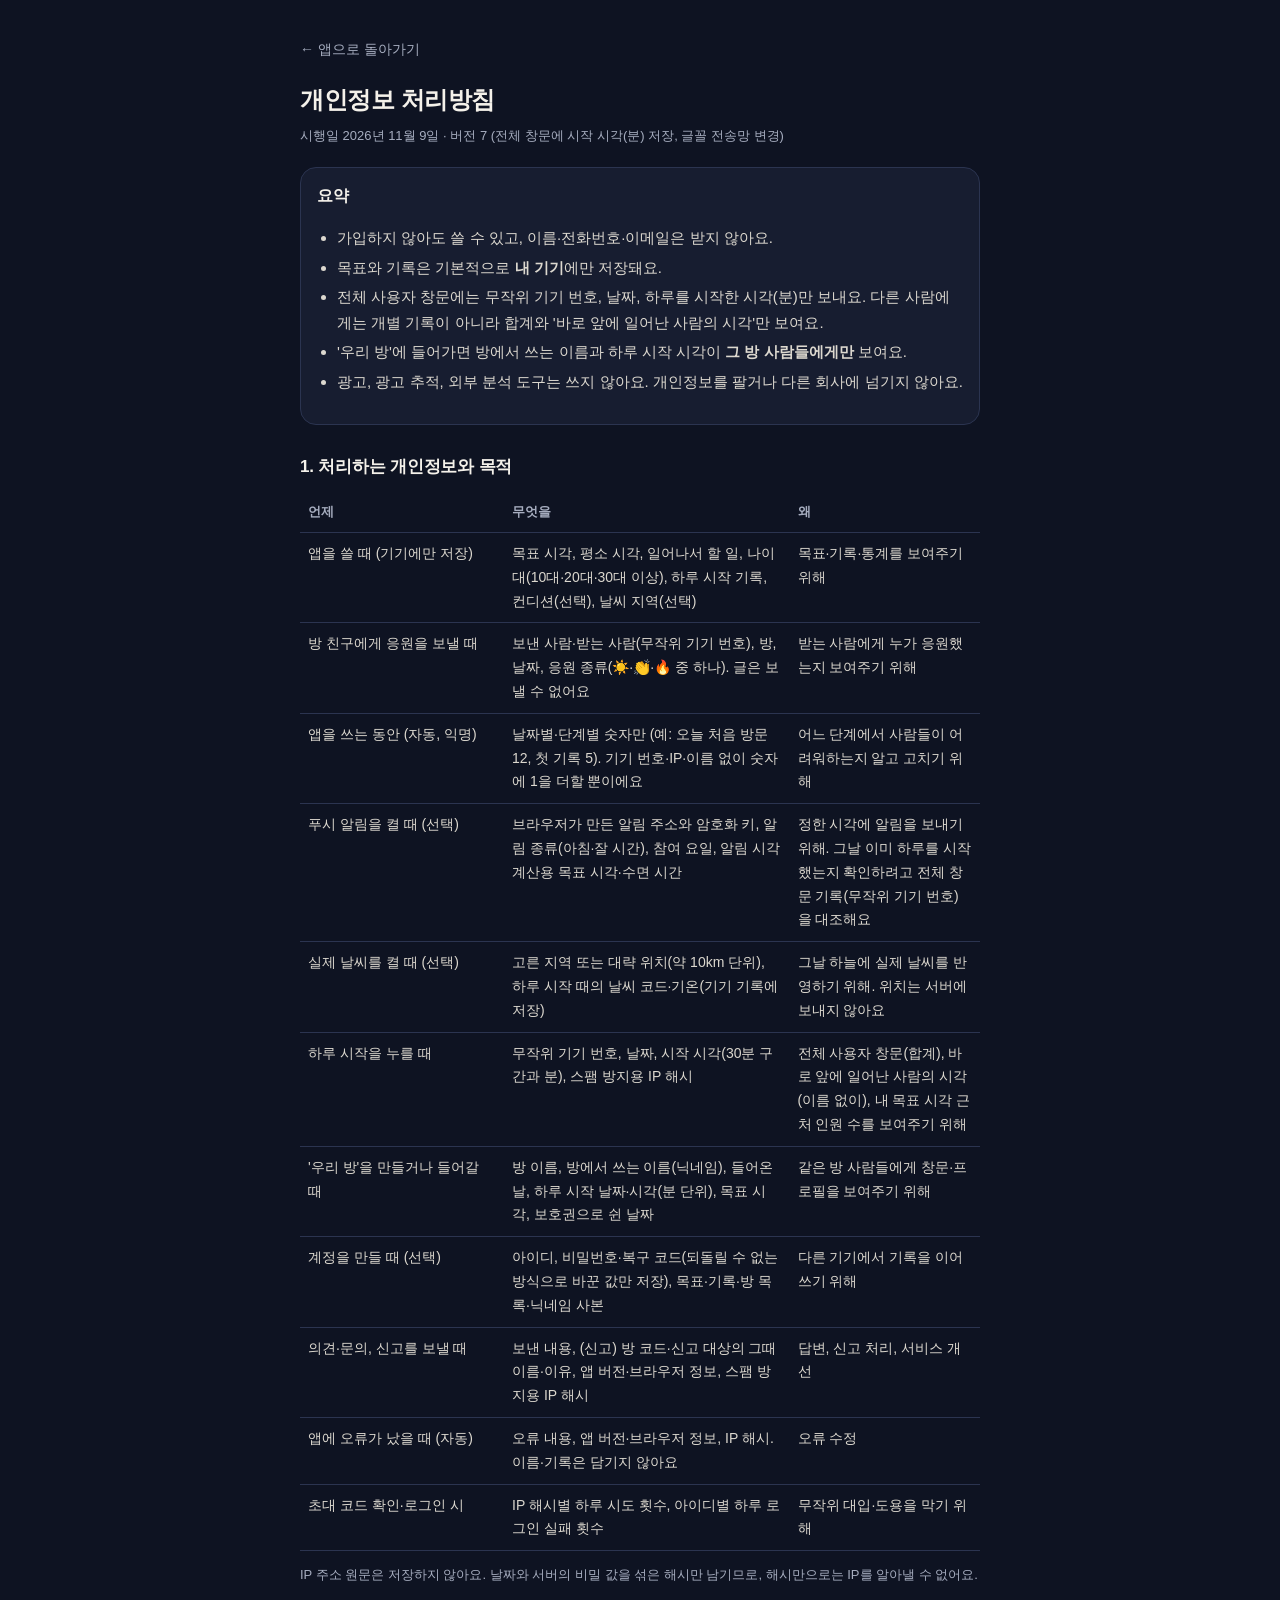
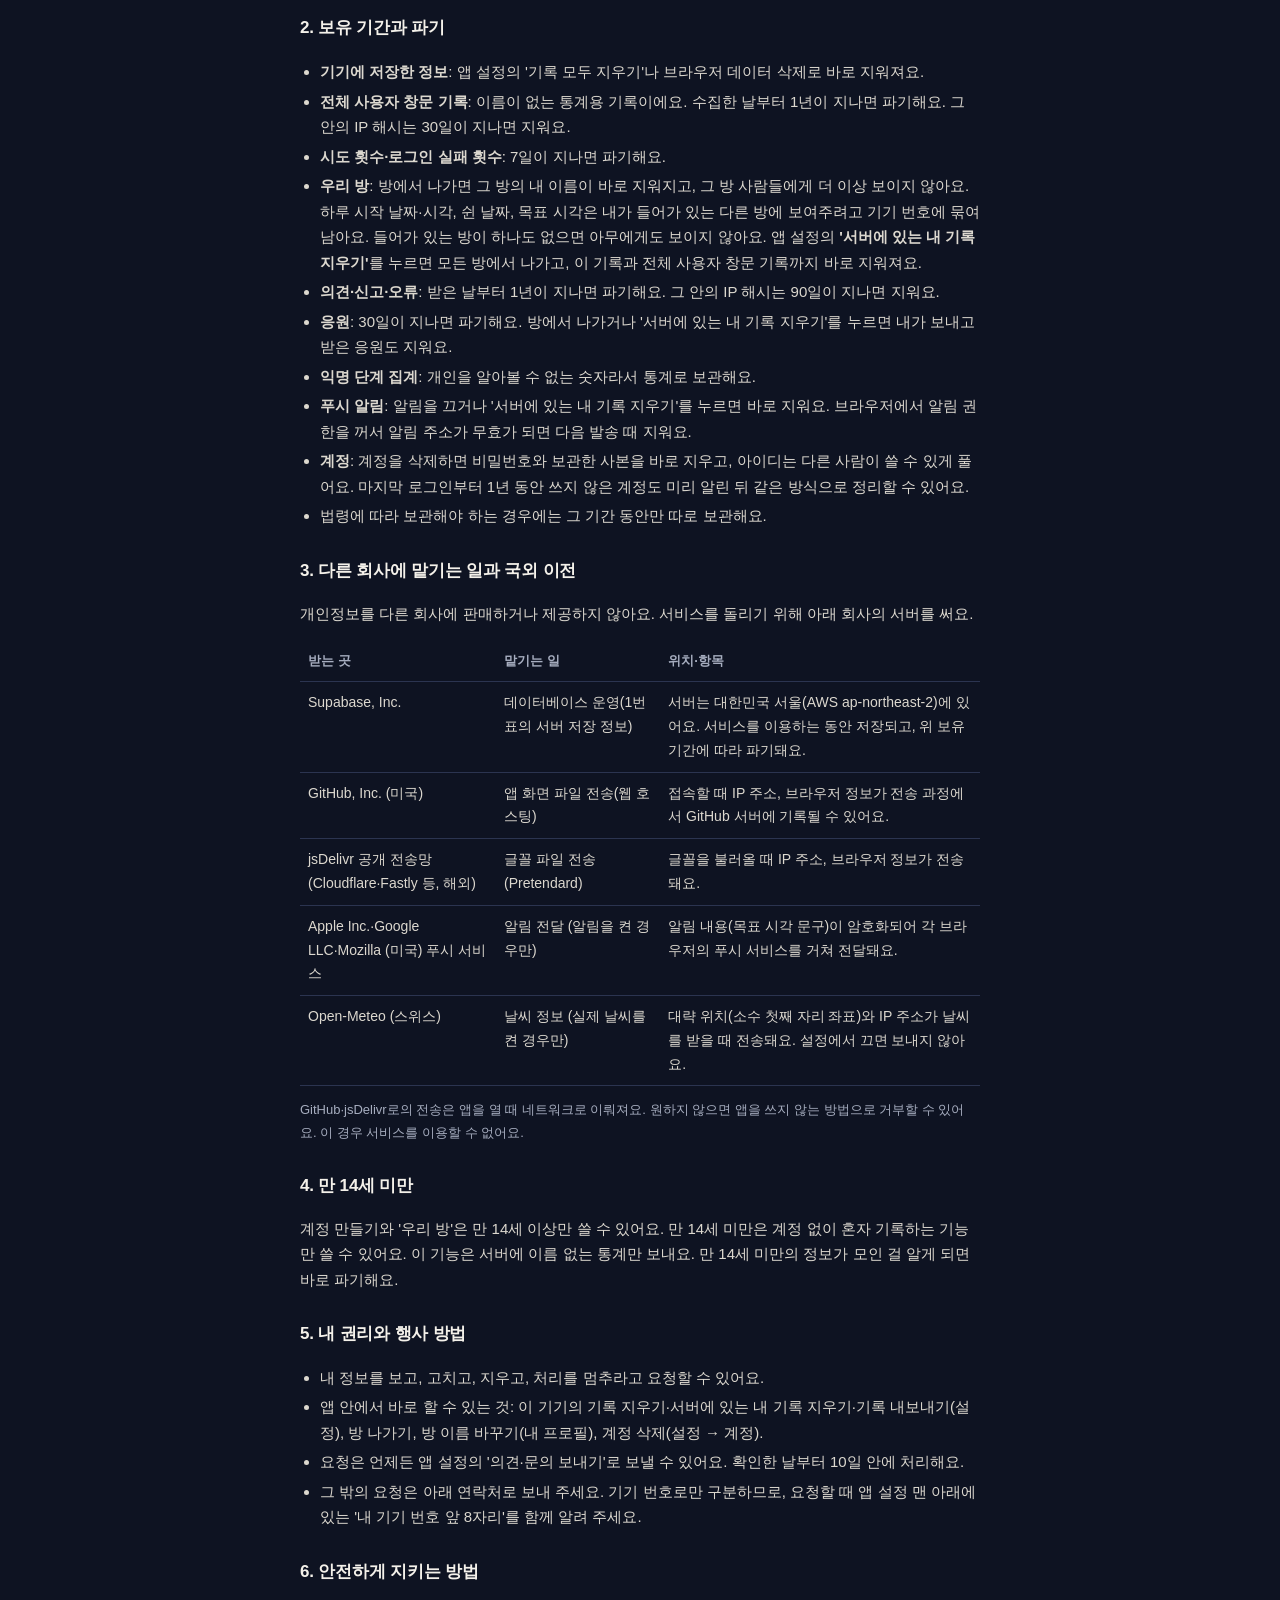
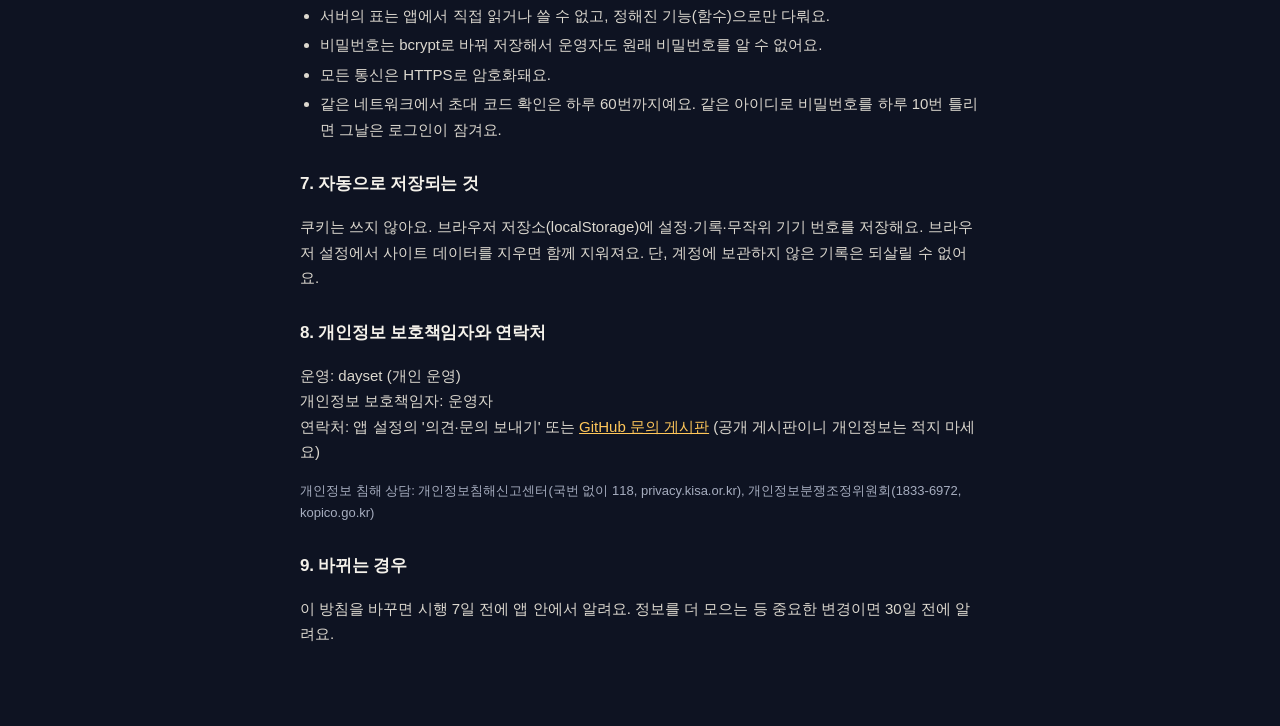
<file: docs/privacy.html>
<!DOCTYPE html>
<html lang="ko">
<head>
<meta charset="utf-8">
<meta name="viewport" content="width=device-width, initial-scale=1, viewport-fit=cover">
<meta name="theme-color" content="#0E1322">
<title>개인정보 처리방침 · dayset</title>
<link rel="stylesheet" href="legal.css">
</head>
<body>
<main>
<a class="back" href="./">← 앱으로 돌아가기</a>
<h1>개인정보 처리방침</h1>
<p class="meta">시행일 2026년 11월 9일 · 버전 7 (전체 창문에 시작 시각(분) 저장, 글꼴 전송망 변경)</p>

<div class="box">
  <b>요약</b>
  <ul>
    <li>가입하지 않아도 쓸 수 있고, 이름·전화번호·이메일은 받지 않아요.</li>
    <li>목표와 기록은 기본적으로 <b>내 기기</b>에만 저장돼요.</li>
    <li>전체 사용자 창문에는 무작위 기기 번호, 날짜, 하루를 시작한 시각(분)만 보내요. 다른 사람에게는 개별 기록이 아니라 합계와 '바로 앞에 일어난 사람의 시각'만 보여요.</li>
    <li>'우리 방'에 들어가면 방에서 쓰는 이름과 하루 시작 시각이 <b>그 방 사람들에게만</b> 보여요.</li>
    <li>광고, 광고 추적, 외부 분석 도구는 쓰지 않아요. 개인정보를 팔거나 다른 회사에 넘기지 않아요.</li>
  </ul>
</div>

<h2>1. 처리하는 개인정보와 목적</h2>
<table>
  <tr><th style="width:30%">언제</th><th>무엇을</th><th style="width:28%">왜</th></tr>
  <tr><td>앱을 쓸 때 (기기에만 저장)</td><td>목표 시각, 평소 시각, 일어나서 할 일, 나이대(10대·20대·30대 이상), 하루 시작 기록, 컨디션(선택), 날씨 지역(선택)</td><td>목표·기록·통계를 보여주기 위해</td></tr>
  <tr><td>방 친구에게 응원을 보낼 때</td><td>보낸 사람·받는 사람(무작위 기기 번호), 방, 날짜, 응원 종류(☀️·👏·🔥 중 하나). 글은 보낼 수 없어요</td><td>받는 사람에게 누가 응원했는지 보여주기 위해</td></tr>
  <tr><td>앱을 쓰는 동안 (자동, 익명)</td><td>날짜별·단계별 숫자만 (예: 오늘 처음 방문 12, 첫 기록 5). 기기 번호·IP·이름 없이 숫자에 1을 더할 뿐이에요</td><td>어느 단계에서 사람들이 어려워하는지 알고 고치기 위해</td></tr>
  <tr><td>푸시 알림을 켤 때 (선택)</td><td>브라우저가 만든 알림 주소와 암호화 키, 알림 종류(아침·잘 시간), 참여 요일, 알림 시각 계산용 목표 시각·수면 시간</td><td>정한 시각에 알림을 보내기 위해. 그날 이미 하루를 시작했는지 확인하려고 전체 창문 기록(무작위 기기 번호)을 대조해요</td></tr>
  <tr><td>실제 날씨를 켤 때 (선택)</td><td>고른 지역 또는 대략 위치(약 10km 단위), 하루 시작 때의 날씨 코드·기온(기기 기록에 저장)</td><td>그날 하늘에 실제 날씨를 반영하기 위해. 위치는 서버에 보내지 않아요</td></tr>
  <tr><td>하루 시작을 누를 때</td><td>무작위 기기 번호, 날짜, 시작 시각(30분 구간과 분), 스팸 방지용 IP 해시</td><td>전체 사용자 창문(합계), 바로 앞에 일어난 사람의 시각(이름 없이), 내 목표 시각 근처 인원 수를 보여주기 위해</td></tr>
  <tr><td>'우리 방'을 만들거나 들어갈 때</td><td>방 이름, 방에서 쓰는 이름(닉네임), 들어온 날, 하루 시작 날짜·시각(분 단위), 목표 시각, 보호권으로 쉰 날짜</td><td>같은 방 사람들에게 창문·프로필을 보여주기 위해</td></tr>
  <tr><td>계정을 만들 때 (선택)</td><td>아이디, 비밀번호·복구 코드(되돌릴 수 없는 방식으로 바꾼 값만 저장), 목표·기록·방 목록·닉네임 사본</td><td>다른 기기에서 기록을 이어 쓰기 위해</td></tr>
  <tr><td>의견·문의, 신고를 보낼 때</td><td>보낸 내용, (신고) 방 코드·신고 대상의 그때 이름·이유, 앱 버전·브라우저 정보, 스팸 방지용 IP 해시</td><td>답변, 신고 처리, 서비스 개선</td></tr>
  <tr><td>앱에 오류가 났을 때 (자동)</td><td>오류 내용, 앱 버전·브라우저 정보, IP 해시. 이름·기록은 담기지 않아요</td><td>오류 수정</td></tr>
  <tr><td>초대 코드 확인·로그인 시</td><td>IP 해시별 하루 시도 횟수, 아이디별 하루 로그인 실패 횟수</td><td>무작위 대입·도용을 막기 위해</td></tr>
</table>
<p class="small">IP 주소 원문은 저장하지 않아요. 날짜와 서버의 비밀 값을 섞은 해시만 남기므로, 해시만으로는 IP를 알아낼 수 없어요.</p>

<h2>2. 보유 기간과 파기</h2>
<ul>
  <li><b>기기에 저장한 정보</b>: 앱 설정의 '기록 모두 지우기'나 브라우저 데이터 삭제로 바로 지워져요.</li>
  <li><b>전체 사용자 창문 기록</b>: 이름이 없는 통계용 기록이에요. 수집한 날부터 1년이 지나면 파기해요. 그 안의 IP 해시는 30일이 지나면 지워요.</li>
  <li><b>시도 횟수·로그인 실패 횟수</b>: 7일이 지나면 파기해요.</li>
  <li><b>우리 방</b>: 방에서 나가면 그 방의 내 이름이 바로 지워지고, 그 방 사람들에게 더 이상 보이지 않아요. 하루 시작 날짜·시각, 쉰 날짜, 목표 시각은 내가 들어가 있는 다른 방에 보여주려고 기기 번호에 묶여 남아요. 들어가 있는 방이 하나도 없으면 아무에게도 보이지 않아요. 앱 설정의 <b>'서버에 있는 내 기록 지우기'</b>를 누르면 모든 방에서 나가고, 이 기록과 전체 사용자 창문 기록까지 바로 지워져요.</li>
  <li><b>의견·신고·오류</b>: 받은 날부터 1년이 지나면 파기해요. 그 안의 IP 해시는 90일이 지나면 지워요.</li>
  <li><b>응원</b>: 30일이 지나면 파기해요. 방에서 나가거나 '서버에 있는 내 기록 지우기'를 누르면 내가 보내고 받은 응원도 지워요.</li>
  <li><b>익명 단계 집계</b>: 개인을 알아볼 수 없는 숫자라서 통계로 보관해요.</li>
  <li><b>푸시 알림</b>: 알림을 끄거나 '서버에 있는 내 기록 지우기'를 누르면 바로 지워요. 브라우저에서 알림 권한을 꺼서 알림 주소가 무효가 되면 다음 발송 때 지워요.</li>
  <li><b>계정</b>: 계정을 삭제하면 비밀번호와 보관한 사본을 바로 지우고, 아이디는 다른 사람이 쓸 수 있게 풀어요. 마지막 로그인부터 1년 동안 쓰지 않은 계정도 미리 알린 뒤 같은 방식으로 정리할 수 있어요.</li>
  <li>법령에 따라 보관해야 하는 경우에는 그 기간 동안만 따로 보관해요.</li>
</ul>

<h2>3. 다른 회사에 맡기는 일과 국외 이전</h2>
<p>개인정보를 다른 회사에 판매하거나 제공하지 않아요. 서비스를 돌리기 위해 아래 회사의 서버를 써요.</p>
<table>
  <tr><th>받는 곳</th><th>맡기는 일</th><th>위치·항목</th></tr>
  <tr><td>Supabase, Inc.</td><td>데이터베이스 운영(1번 표의 서버 저장 정보)</td><td>서버는 대한민국 서울(AWS ap-northeast-2)에 있어요. 서비스를 이용하는 동안 저장되고, 위 보유 기간에 따라 파기돼요.</td></tr>
  <tr><td>GitHub, Inc. (미국)</td><td>앱 화면 파일 전송(웹 호스팅)</td><td>접속할 때 IP 주소, 브라우저 정보가 전송 과정에서 GitHub 서버에 기록될 수 있어요.</td></tr>
  <tr><td>jsDelivr 공개 전송망 (Cloudflare·Fastly 등, 해외)</td><td>글꼴 파일 전송 (Pretendard)</td><td>글꼴을 불러올 때 IP 주소, 브라우저 정보가 전송돼요.</td></tr>
  <tr><td>Apple Inc.·Google LLC·Mozilla (미국) 푸시 서비스</td><td>알림 전달 (알림을 켠 경우만)</td><td>알림 내용(목표 시각 문구)이 암호화되어 각 브라우저의 푸시 서비스를 거쳐 전달돼요.</td></tr>
  <tr><td>Open-Meteo (스위스)</td><td>날씨 정보 (실제 날씨를 켠 경우만)</td><td>대략 위치(소수 첫째 자리 좌표)와 IP 주소가 날씨를 받을 때 전송돼요. 설정에서 끄면 보내지 않아요.</td></tr>
</table>
<p class="small">GitHub·jsDelivr로의 전송은 앱을 열 때 네트워크로 이뤄져요. 원하지 않으면 앱을 쓰지 않는 방법으로 거부할 수 있어요. 이 경우 서비스를 이용할 수 없어요.</p>

<h2>4. 만 14세 미만</h2>
<p>계정 만들기와 '우리 방'은 만 14세 이상만 쓸 수 있어요. 만 14세 미만은 계정 없이 혼자 기록하는 기능만 쓸 수 있어요. 이 기능은 서버에 이름 없는 통계만 보내요. 만 14세 미만의 정보가 모인 걸 알게 되면 바로 파기해요.</p>

<h2>5. 내 권리와 행사 방법</h2>
<ul>
  <li>내 정보를 보고, 고치고, 지우고, 처리를 멈추라고 요청할 수 있어요.</li>
  <li>앱 안에서 바로 할 수 있는 것: 이 기기의 기록 지우기·서버에 있는 내 기록 지우기·기록 내보내기(설정), 방 나가기, 방 이름 바꾸기(내 프로필), 계정 삭제(설정 → 계정).</li>
  <li>요청은 언제든 앱 설정의 '의견·문의 보내기'로 보낼 수 있어요. 확인한 날부터 10일 안에 처리해요.</li>
  <li>그 밖의 요청은 아래 연락처로 보내 주세요. 기기 번호로만 구분하므로, 요청할 때 앱 설정 맨 아래에 있는 '내 기기 번호 앞 8자리'를 함께 알려 주세요.</li>
</ul>

<h2>6. 안전하게 지키는 방법</h2>
<ul>
  <li>서버의 표는 앱에서 직접 읽거나 쓸 수 없고, 정해진 기능(함수)으로만 다뤄요.</li>
  <li>비밀번호는 bcrypt로 바꿔 저장해서 운영자도 원래 비밀번호를 알 수 없어요.</li>
  <li>모든 통신은 HTTPS로 암호화돼요.</li>
  <li>같은 네트워크에서 초대 코드 확인은 하루 60번까지예요. 같은 아이디로 비밀번호를 하루 10번 틀리면 그날은 로그인이 잠겨요.</li>
</ul>

<h2>7. 자동으로 저장되는 것</h2>
<p>쿠키는 쓰지 않아요. 브라우저 저장소(localStorage)에 설정·기록·무작위 기기 번호를 저장해요. 브라우저 설정에서 사이트 데이터를 지우면 함께 지워져요. 단, 계정에 보관하지 않은 기록은 되살릴 수 없어요.</p>

<h2>8. 개인정보 보호책임자와 연락처</h2>
<p>운영: dayset (개인 운영)<br>
개인정보 보호책임자: 운영자<br>
연락처: 앱 설정의 '의견·문의 보내기' 또는 <span data-contact><a href="https://github.com/jmingyu2006-ship-it/gachi-wake/issues" target="_blank" rel="noopener">GitHub 문의 게시판</a> (공개 게시판이니 개인정보는 적지 마세요)</span></p>
<p class="small">개인정보 침해 상담: 개인정보침해신고센터(국번 없이 118, privacy.kisa.or.kr), 개인정보분쟁조정위원회(1833-6972, kopico.go.kr)</p>

<h2>9. 바뀌는 경우</h2>
<p>이 방침을 바꾸면 시행 7일 전에 앱 안에서 알려요. 정보를 더 모으는 등 중요한 변경이면 30일 전에 알려요.</p>
</main>
<script src="config.js"></script>
<script>
(function () {
  var c = String((window.GACHI_CONFIG || {}).contact || '').trim();
  if (!/^[^\s@<>"']+@[^\s@<>"']+\.[a-z]{2,}$/i.test(c)) return;
  document.querySelectorAll('[data-contact]').forEach(function (el) { el.innerHTML = '<a href="mailto:' + c + '">' + c + '</a>'; });
})();
</script>
</body>
</html>
</file>
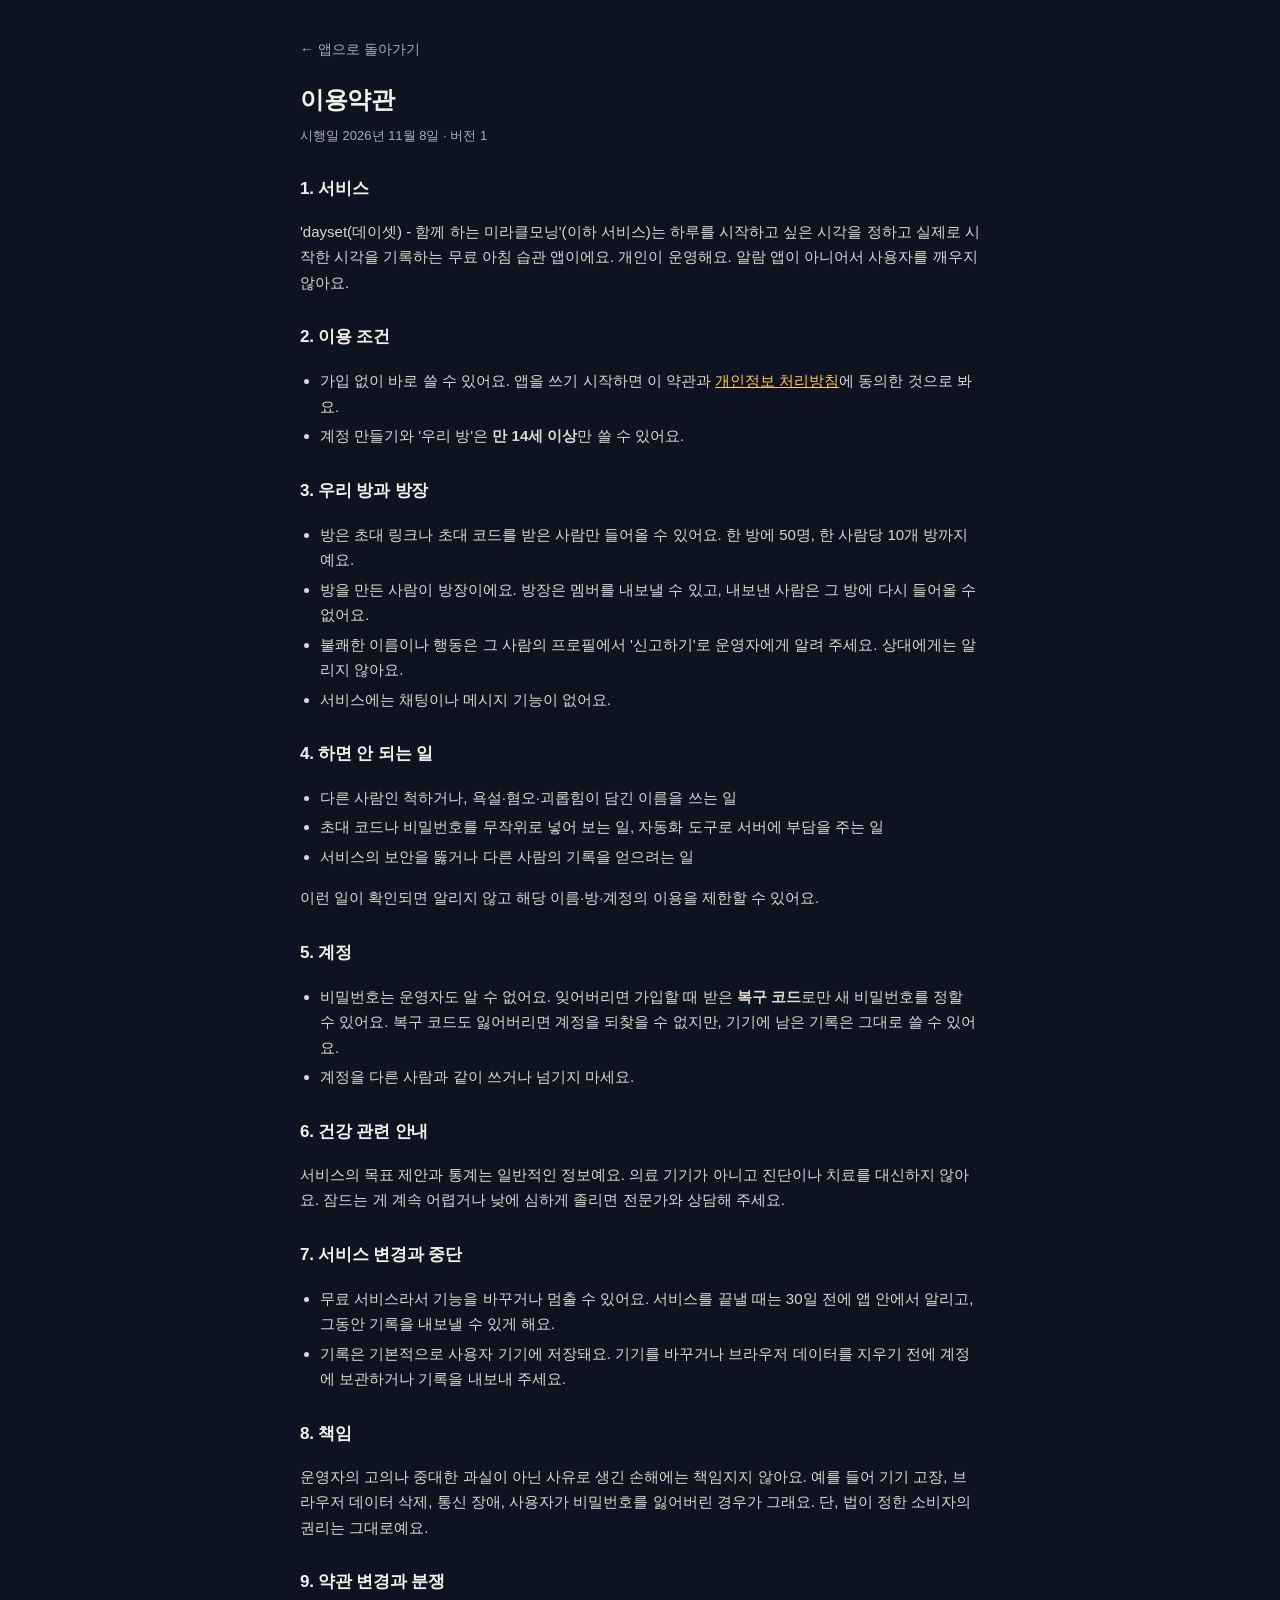
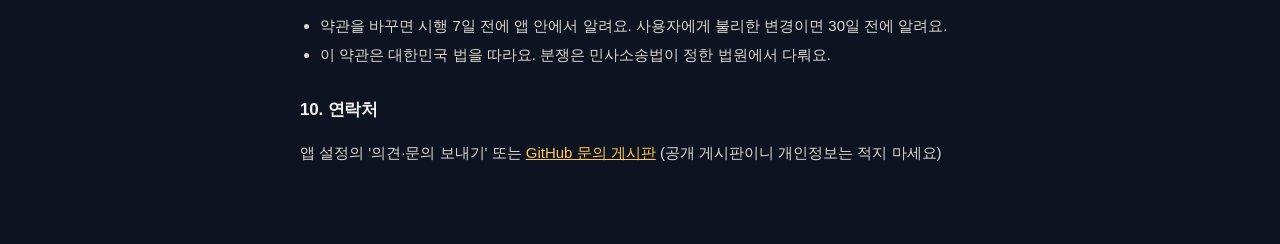
<file: docs/terms.html>
<!DOCTYPE html>
<html lang="ko">
<head>
<meta charset="utf-8">
<meta name="viewport" content="width=device-width, initial-scale=1, viewport-fit=cover">
<meta name="theme-color" content="#0E1322">
<title>이용약관 · dayset</title>
<link rel="stylesheet" href="legal.css">
</head>
<body>
<main>
<a class="back" href="./">← 앱으로 돌아가기</a>
<h1>이용약관</h1>
<p class="meta">시행일 2026년 11월 8일 · 버전 1</p>

<h2>1. 서비스</h2>
<p>'dayset(데이셋) - 함께 하는 미라클모닝'(이하 서비스)는 하루를 시작하고 싶은 시각을 정하고 실제로 시작한 시각을 기록하는 무료 아침 습관 앱이에요. 개인이 운영해요. 알람 앱이 아니어서 사용자를 깨우지 않아요.</p>

<h2>2. 이용 조건</h2>
<ul>
  <li>가입 없이 바로 쓸 수 있어요. 앱을 쓰기 시작하면 이 약관과 <a href="privacy.html">개인정보 처리방침</a>에 동의한 것으로 봐요.</li>
  <li>계정 만들기와 '우리 방'은 <b>만 14세 이상</b>만 쓸 수 있어요.</li>
</ul>

<h2>3. 우리 방과 방장</h2>
<ul>
  <li>방은 초대 링크나 초대 코드를 받은 사람만 들어올 수 있어요. 한 방에 50명, 한 사람당 10개 방까지예요.</li>
  <li>방을 만든 사람이 방장이에요. 방장은 멤버를 내보낼 수 있고, 내보낸 사람은 그 방에 다시 들어올 수 없어요.</li>
  <li>불쾌한 이름이나 행동은 그 사람의 프로필에서 '신고하기'로 운영자에게 알려 주세요. 상대에게는 알리지 않아요.</li>
  <li>서비스에는 채팅이나 메시지 기능이 없어요.</li>
</ul>

<h2>4. 하면 안 되는 일</h2>
<ul>
  <li>다른 사람인 척하거나, 욕설·혐오·괴롭힘이 담긴 이름을 쓰는 일</li>
  <li>초대 코드나 비밀번호를 무작위로 넣어 보는 일, 자동화 도구로 서버에 부담을 주는 일</li>
  <li>서비스의 보안을 뚫거나 다른 사람의 기록을 얻으려는 일</li>
</ul>
<p>이런 일이 확인되면 알리지 않고 해당 이름·방·계정의 이용을 제한할 수 있어요.</p>

<h2>5. 계정</h2>
<ul>
  <li>비밀번호는 운영자도 알 수 없어요. 잊어버리면 가입할 때 받은 <b>복구 코드</b>로만 새 비밀번호를 정할 수 있어요. 복구 코드도 잃어버리면 계정을 되찾을 수 없지만, 기기에 남은 기록은 그대로 쓸 수 있어요.</li>
  <li>계정을 다른 사람과 같이 쓰거나 넘기지 마세요.</li>
</ul>

<h2>6. 건강 관련 안내</h2>
<p>서비스의 목표 제안과 통계는 일반적인 정보예요. 의료 기기가 아니고 진단이나 치료를 대신하지 않아요. 잠드는 게 계속 어렵거나 낮에 심하게 졸리면 전문가와 상담해 주세요.</p>

<h2>7. 서비스 변경과 중단</h2>
<ul>
  <li>무료 서비스라서 기능을 바꾸거나 멈출 수 있어요. 서비스를 끝낼 때는 30일 전에 앱 안에서 알리고, 그동안 기록을 내보낼 수 있게 해요.</li>
  <li>기록은 기본적으로 사용자 기기에 저장돼요. 기기를 바꾸거나 브라우저 데이터를 지우기 전에 계정에 보관하거나 기록을 내보내 주세요.</li>
</ul>

<h2>8. 책임</h2>
<p>운영자의 고의나 중대한 과실이 아닌 사유로 생긴 손해에는 책임지지 않아요. 예를 들어 기기 고장, 브라우저 데이터 삭제, 통신 장애, 사용자가 비밀번호를 잃어버린 경우가 그래요. 단, 법이 정한 소비자의 권리는 그대로예요.</p>

<h2>9. 약관 변경과 분쟁</h2>
<ul>
  <li>약관을 바꾸면 시행 7일 전에 앱 안에서 알려요. 사용자에게 불리한 변경이면 30일 전에 알려요.</li>
  <li>이 약관은 대한민국 법을 따라요. 분쟁은 민사소송법이 정한 법원에서 다뤄요.</li>
</ul>

<h2>10. 연락처</h2>
<p>앱 설정의 '의견·문의 보내기' 또는 <span data-contact><a href="https://github.com/jmingyu2006-ship-it/gachi-wake/issues" target="_blank" rel="noopener">GitHub 문의 게시판</a> (공개 게시판이니 개인정보는 적지 마세요)</span></p>
</main>
<script src="config.js"></script>
<script>
(function () {
  var c = String((window.GACHI_CONFIG || {}).contact || '').trim();
  if (!/^[^\s@<>"']+@[^\s@<>"']+\.[a-z]{2,}$/i.test(c)) return;
  document.querySelectorAll('[data-contact]').forEach(function (el) { el.innerHTML = '<a href="mailto:' + c + '">' + c + '</a>'; });
})();
</script>
</body>
</html>
</file>
<file: docs/legal.css>
:root { color-scheme: dark; }
html, body { margin: 0; background: #0E1322; color: #F4F1EA; }
body { font-family: -apple-system, 'Apple SD Gothic Neo', 'Noto Sans KR', 'Malgun Gothic', sans-serif; line-height: 1.7; -webkit-font-smoothing: antialiased; }
main { max-width: 680px; margin: 0 auto; padding: 28px 20px 64px; }
a { color: #FFC75A; }
.back { display: inline-flex; align-items: center; min-height: 44px; font-size: 14px; text-decoration: none; color: #A6ADBF; }
h1 { font-size: 24px; margin: 8px 0 4px; letter-spacing: -0.4px; }
.meta { color: #A6ADBF; font-size: 13px; margin: 0 0 20px; }
h2 { font-size: 17px; margin: 28px 0 8px; letter-spacing: -0.2px; }
p, li { font-size: 15px; color: #DCD8CF; }
ul, ol { padding-left: 20px; }
li { margin: 4px 0; }
.box { background: #171D30; border: 1px solid #2B3450; border-radius: 16px; padding: 14px 16px; margin: 12px 0; }
table { width: 100%; border-collapse: collapse; margin: 10px 0; font-size: 14px; }
th, td { text-align: left; vertical-align: top; padding: 9px 8px; border-bottom: 1px solid #2B3450; color: #DCD8CF; }
th { color: #A6ADBF; font-weight: 600; font-size: 13px; }
.small { font-size: 13px; color: #A6ADBF; }
</file>
